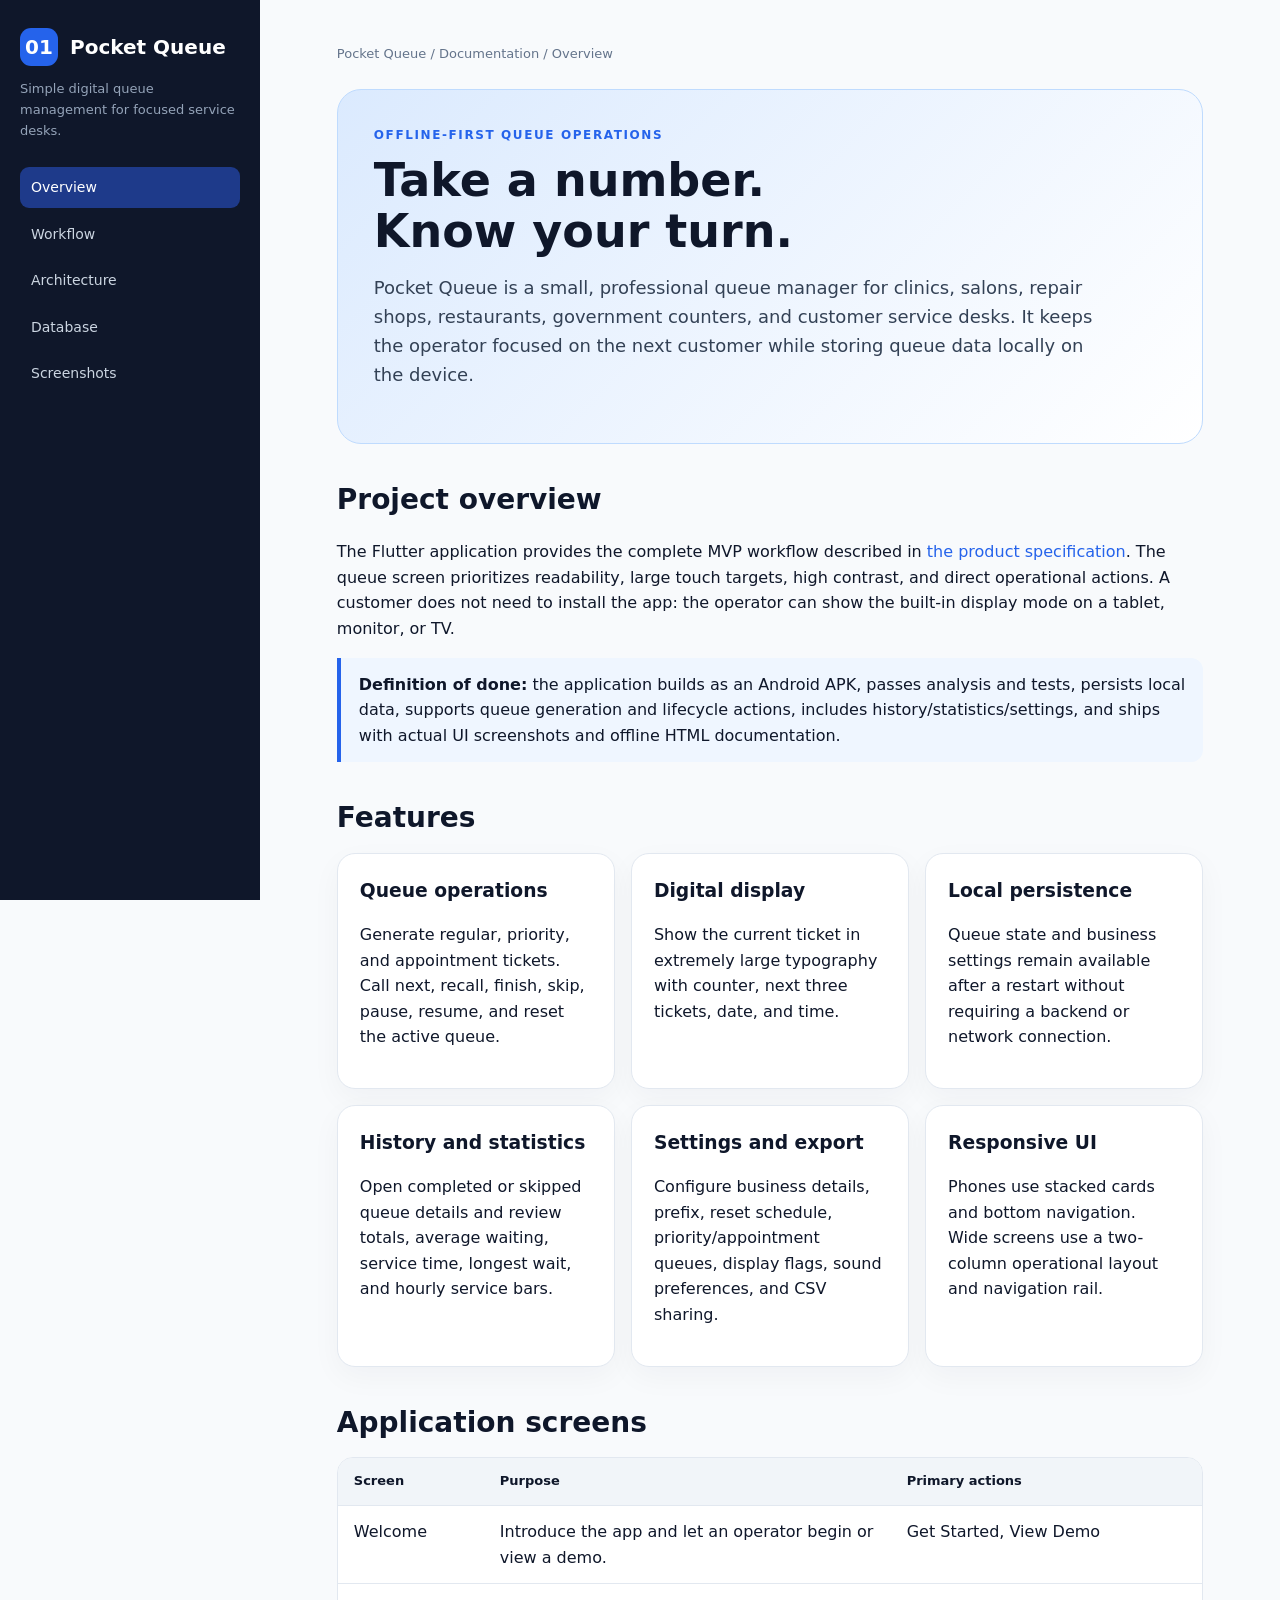
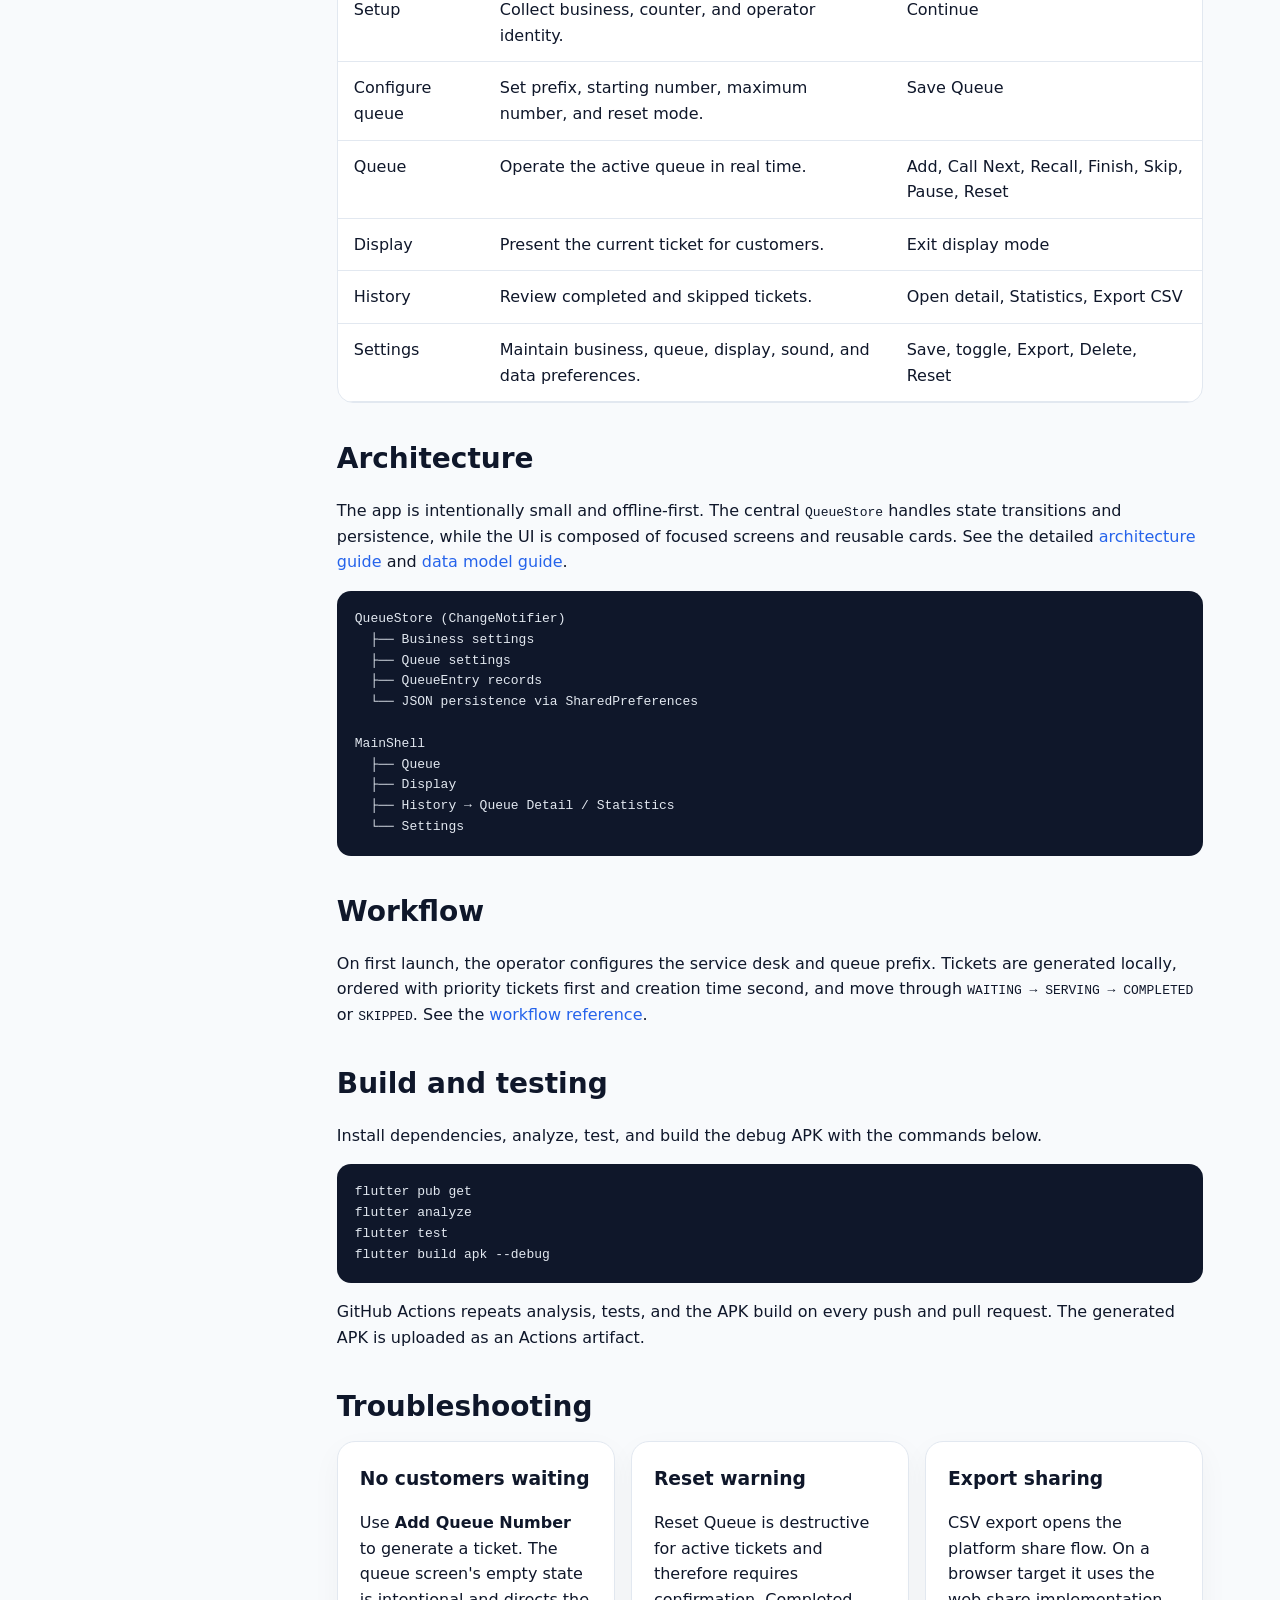
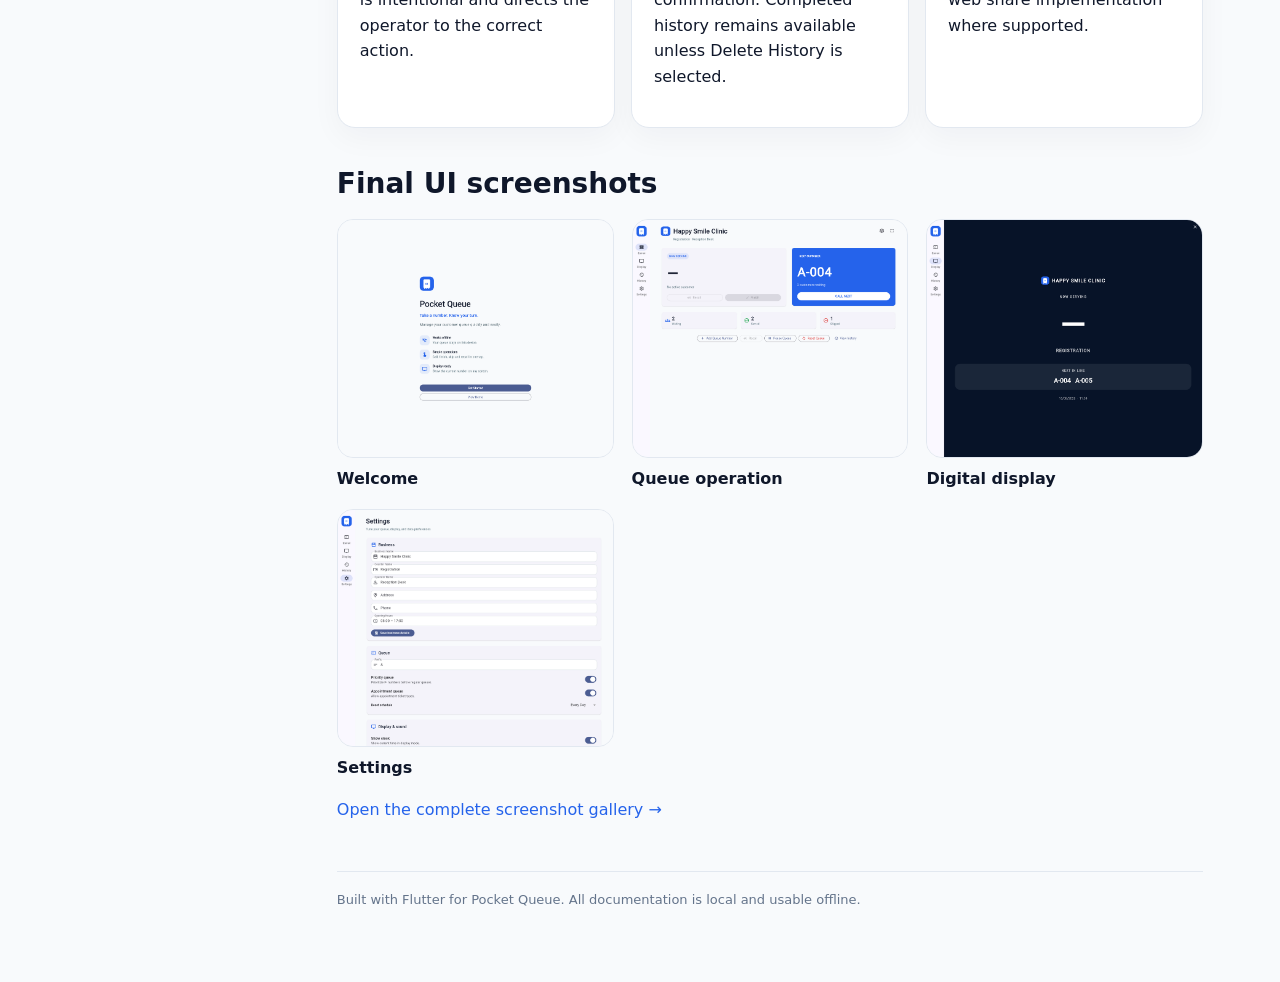
<file: docs/index.html>
<!doctype html>
<html lang="en">
<head><meta charset="utf-8"><meta name="viewport" content="width=device-width,initial-scale=1"><title>Pocket Queue Documentation</title><link rel="stylesheet" href="assets/styles.css"></head>
<body><div class="layout"><aside class="sidebar"><div class="brand"><span class="brand-mark">01</span><span>Pocket Queue</span></div><p>Simple digital queue management for focused service desks.</p><nav class="nav"><a class="active" href="index.html">Overview</a><a href="workflow.html">Workflow</a><a href="architecture.html">Architecture</a><a href="database.html">Database</a><a href="screenshots.html">Screenshots</a></nav></aside><main class="content"><div class="breadcrumb">Pocket Queue / Documentation / Overview</div><section class="hero"><div class="eyebrow">Offline-first queue operations</div><h1>Take a number.<br>Know your turn.</h1><p>Pocket Queue is a small, professional queue manager for clinics, salons, repair shops, restaurants, government counters, and customer service desks. It keeps the operator focused on the next customer while storing queue data locally on the device.</p></section><section class="section"><h2>Project overview</h2><p>The Flutter application provides the complete MVP workflow described in <a href="../pocketqueue.md">the product specification</a>. The queue screen prioritizes readability, large touch targets, high contrast, and direct operational actions. A customer does not need to install the app: the operator can show the built-in display mode on a tablet, monitor, or TV.</p><div class="callout"><strong>Definition of done:</strong> the application builds as an Android APK, passes analysis and tests, persists local data, supports queue generation and lifecycle actions, includes history/statistics/settings, and ships with actual UI screenshots and offline HTML documentation.</div></section><section class="section"><h2>Features</h2><div class="grid"><article class="card"><h3>Queue operations</h3><p>Generate regular, priority, and appointment tickets. Call next, recall, finish, skip, pause, resume, and reset the active queue.</p></article><article class="card"><h3>Digital display</h3><p>Show the current ticket in extremely large typography with counter, next three tickets, date, and time.</p></article><article class="card"><h3>Local persistence</h3><p>Queue state and business settings remain available after a restart without requiring a backend or network connection.</p></article><article class="card"><h3>History and statistics</h3><p>Open completed or skipped queue details and review totals, average waiting, service time, longest wait, and hourly service bars.</p></article><article class="card"><h3>Settings and export</h3><p>Configure business details, prefix, reset schedule, priority/appointment queues, display flags, sound preferences, and CSV sharing.</p></article><article class="card"><h3>Responsive UI</h3><p>Phones use stacked cards and bottom navigation. Wide screens use a two-column operational layout and navigation rail.</p></article></div></section><section class="section"><h2>Application screens</h2><div class="table-wrap"><table><thead><tr><th>Screen</th><th>Purpose</th><th>Primary actions</th></tr></thead><tbody><tr><td>Welcome</td><td>Introduce the app and let an operator begin or view a demo.</td><td>Get Started, View Demo</td></tr><tr><td>Setup</td><td>Collect business, counter, and operator identity.</td><td>Continue</td></tr><tr><td>Configure queue</td><td>Set prefix, starting number, maximum number, and reset mode.</td><td>Save Queue</td></tr><tr><td>Queue</td><td>Operate the active queue in real time.</td><td>Add, Call Next, Recall, Finish, Skip, Pause, Reset</td></tr><tr><td>Display</td><td>Present the current ticket for customers.</td><td>Exit display mode</td></tr><tr><td>History</td><td>Review completed and skipped tickets.</td><td>Open detail, Statistics, Export CSV</td></tr><tr><td>Settings</td><td>Maintain business, queue, display, sound, and data preferences.</td><td>Save, toggle, Export, Delete, Reset</td></tr></tbody></table></div></section><section class="section"><h2>Architecture</h2><p>The app is intentionally small and offline-first. The central <code>QueueStore</code> handles state transitions and persistence, while the UI is composed of focused screens and reusable cards. See the detailed <a href="architecture.html">architecture guide</a> and <a href="database.html">data model guide</a>.</p><pre>QueueStore (ChangeNotifier)
  ├── Business settings
  ├── Queue settings
  ├── QueueEntry records
  └── JSON persistence via SharedPreferences

MainShell
  ├── Queue
  ├── Display
  ├── History → Queue Detail / Statistics
  └── Settings</pre></section><section class="section"><h2>Workflow</h2><p>On first launch, the operator configures the service desk and queue prefix. Tickets are generated locally, ordered with priority tickets first and creation time second, and move through <code>WAITING → SERVING → COMPLETED</code> or <code>SKIPPED</code>. See the <a href="workflow.html">workflow reference</a>.</p></section><section class="section"><h2>Build and testing</h2><p>Install dependencies, analyze, test, and build the debug APK with the commands below.</p><pre>flutter pub get
flutter analyze
flutter test
flutter build apk --debug</pre><p>GitHub Actions repeats analysis, tests, and the APK build on every push and pull request. The generated APK is uploaded as an Actions artifact.</p></section><section class="section"><h2>Troubleshooting</h2><div class="grid"><article class="card"><h3>No customers waiting</h3><p>Use <strong>Add Queue Number</strong> to generate a ticket. The queue screen's empty state is intentional and directs the operator to the correct action.</p></article><article class="card"><h3>Reset warning</h3><p>Reset Queue is destructive for active tickets and therefore requires confirmation. Completed history remains available unless Delete History is selected.</p></article><article class="card"><h3>Export sharing</h3><p>CSV export opens the platform share flow. On a browser target it uses the web share implementation where supported.</p></article></div></section><section class="section"><h2>Final UI screenshots</h2><div class="gallery"><figure><img class="screenshot" src="screenshots/welcome.png" alt="Pocket Queue welcome screen"><figcaption>Welcome</figcaption></figure><figure><img class="screenshot" src="screenshots/queue.png" alt="Pocket Queue queue screen"><figcaption>Queue operation</figcaption></figure><figure><img class="screenshot" src="screenshots/display.png" alt="Pocket Queue display mode"><figcaption>Digital display</figcaption></figure><figure><img class="screenshot" src="screenshots/settings.png" alt="Pocket Queue settings screen"><figcaption>Settings</figcaption></figure></div><p><a href="screenshots.html">Open the complete screenshot gallery →</a></p></section><footer>Built with Flutter for Pocket Queue. All documentation is local and usable offline.</footer></main></div></body></html>
</file>
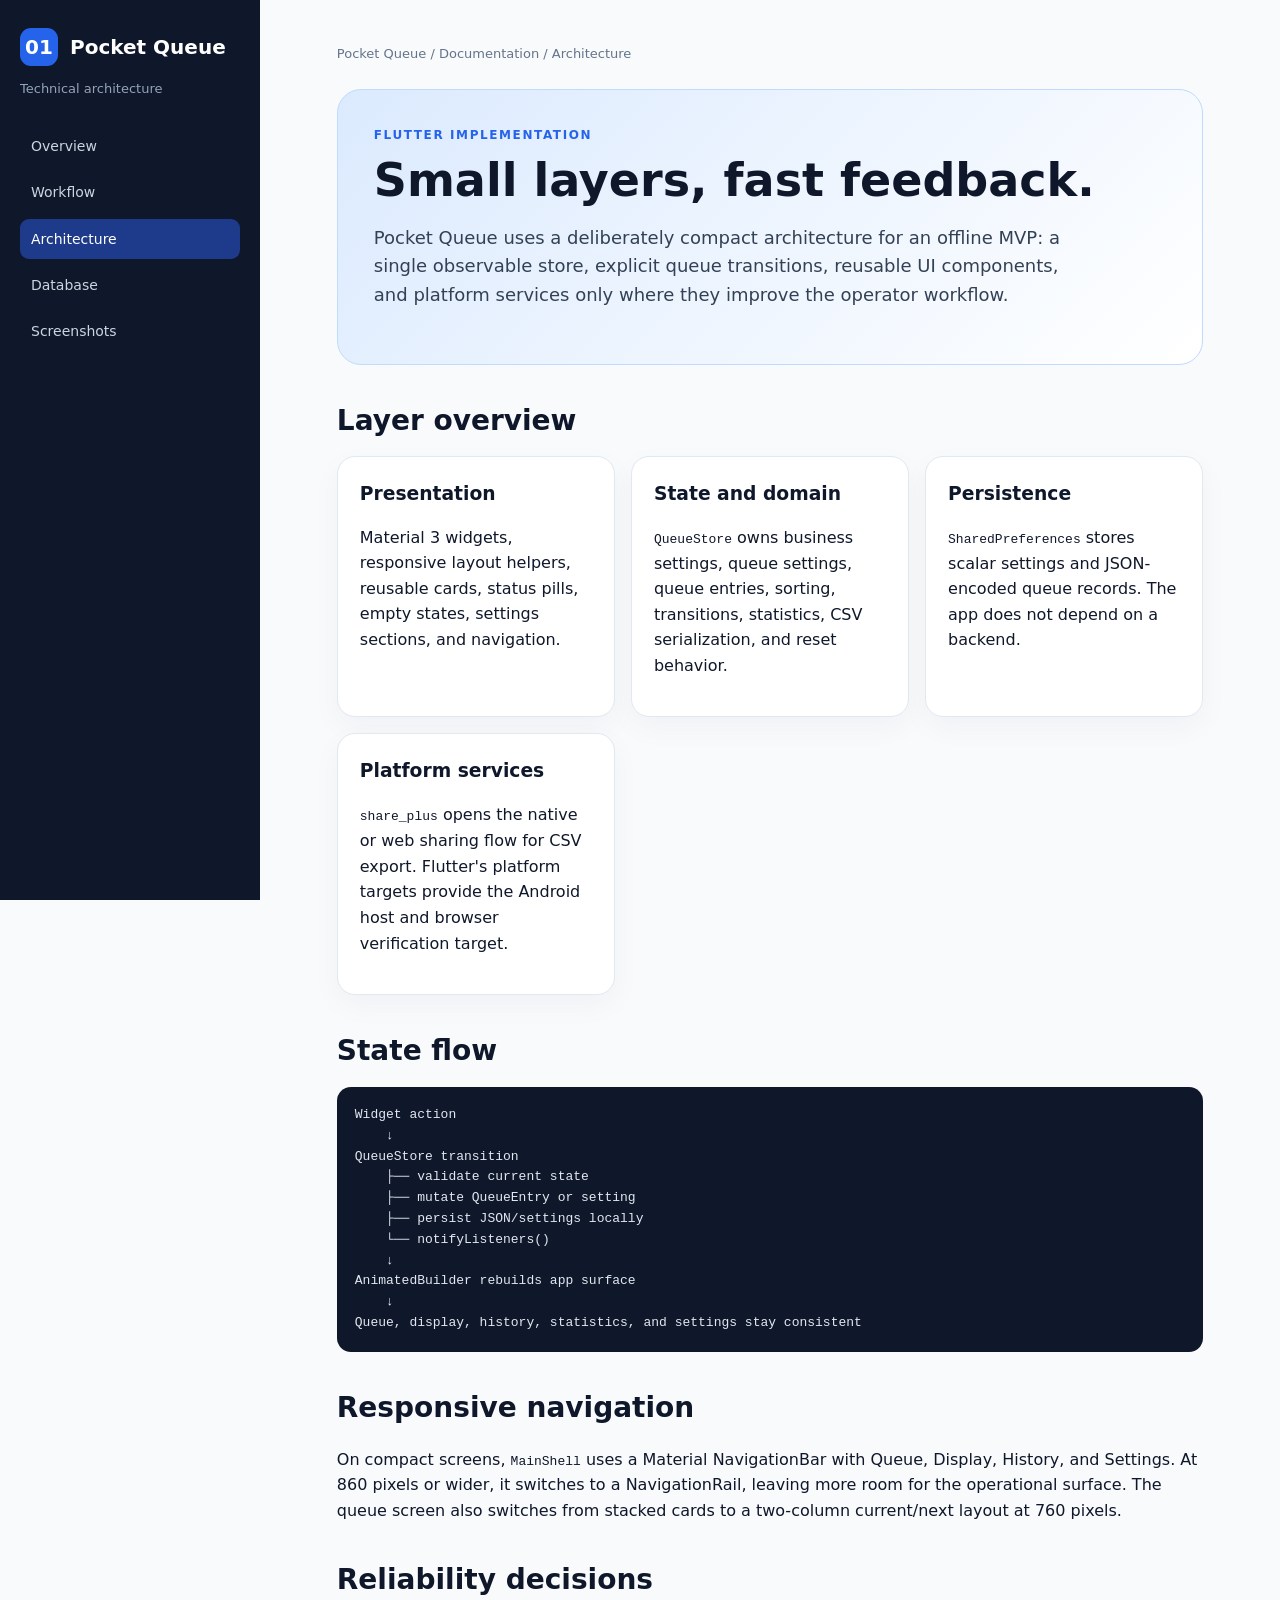
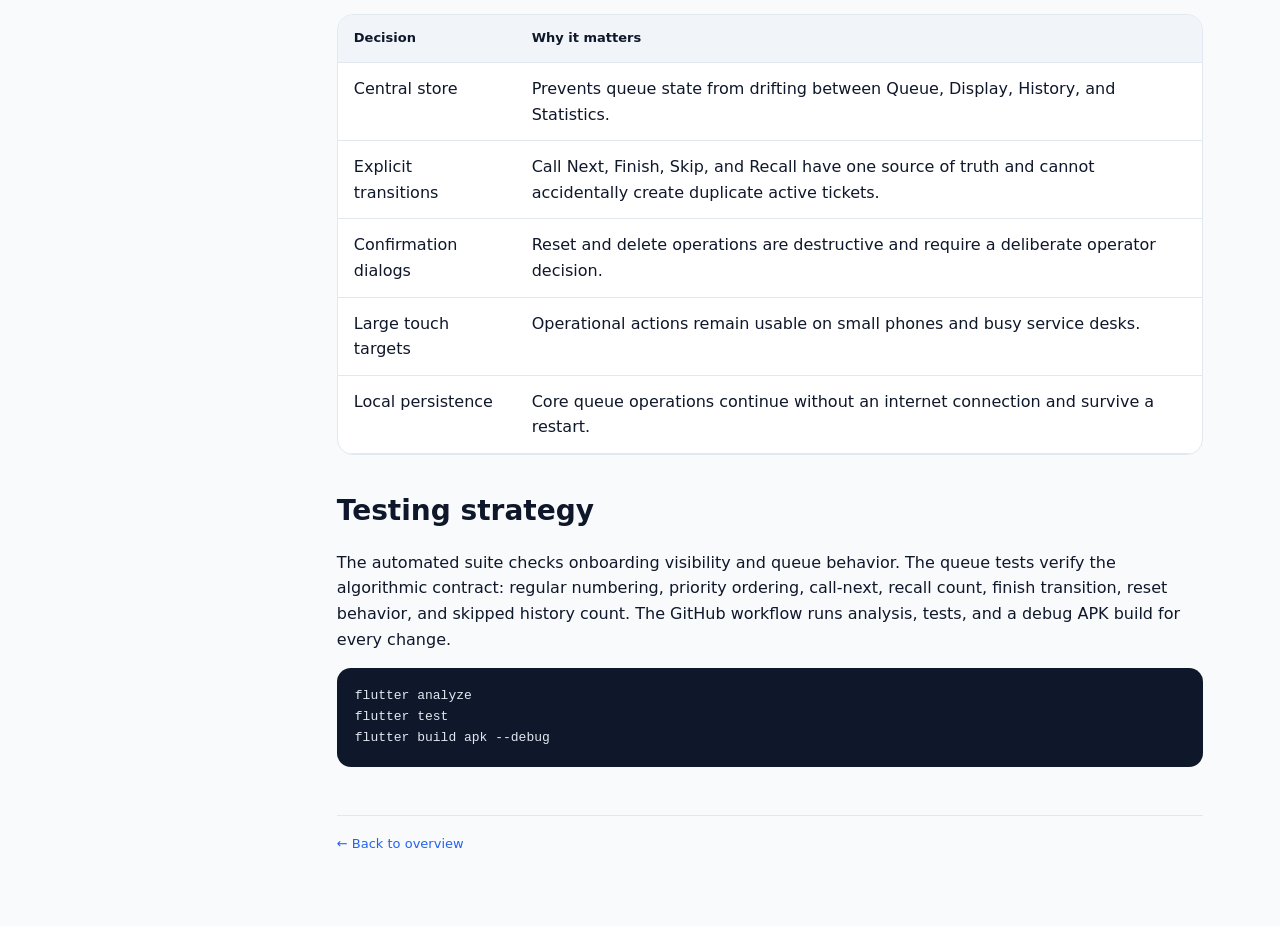
<file: docs/architecture.html>
<!doctype html><html lang="en"><head><meta charset="utf-8"><meta name="viewport" content="width=device-width,initial-scale=1"><title>Pocket Queue Architecture</title><link rel="stylesheet" href="assets/styles.css"></head><body><div class="layout"><aside class="sidebar"><div class="brand"><span class="brand-mark">01</span><span>Pocket Queue</span></div><p>Technical architecture</p><nav class="nav"><a href="index.html">Overview</a><a href="workflow.html">Workflow</a><a class="active" href="architecture.html">Architecture</a><a href="database.html">Database</a><a href="screenshots.html">Screenshots</a></nav></aside><main class="content"><div class="breadcrumb">Pocket Queue / Documentation / Architecture</div><section class="hero"><div class="eyebrow">Flutter implementation</div><h1>Small layers, fast feedback.</h1><p>Pocket Queue uses a deliberately compact architecture for an offline MVP: a single observable store, explicit queue transitions, reusable UI components, and platform services only where they improve the operator workflow.</p></section><section class="section"><h2>Layer overview</h2><div class="grid"><article class="card"><h3>Presentation</h3><p>Material 3 widgets, responsive layout helpers, reusable cards, status pills, empty states, settings sections, and navigation.</p></article><article class="card"><h3>State and domain</h3><p><code>QueueStore</code> owns business settings, queue settings, queue entries, sorting, transitions, statistics, CSV serialization, and reset behavior.</p></article><article class="card"><h3>Persistence</h3><p><code>SharedPreferences</code> stores scalar settings and JSON-encoded queue records. The app does not depend on a backend.</p></article><article class="card"><h3>Platform services</h3><p><code>share_plus</code> opens the native or web sharing flow for CSV export. Flutter's platform targets provide the Android host and browser verification target.</p></article></div></section><section class="section"><h2>State flow</h2><pre>Widget action
    ↓
QueueStore transition
    ├── validate current state
    ├── mutate QueueEntry or setting
    ├── persist JSON/settings locally
    └── notifyListeners()
    ↓
AnimatedBuilder rebuilds app surface
    ↓
Queue, display, history, statistics, and settings stay consistent</pre></section><section class="section"><h2>Responsive navigation</h2><p>On compact screens, <code>MainShell</code> uses a Material NavigationBar with Queue, Display, History, and Settings. At 860 pixels or wider, it switches to a NavigationRail, leaving more room for the operational surface. The queue screen also switches from stacked cards to a two-column current/next layout at 760 pixels.</p></section><section class="section"><h2>Reliability decisions</h2><div class="table-wrap"><table><thead><tr><th>Decision</th><th>Why it matters</th></tr></thead><tbody><tr><td>Central store</td><td>Prevents queue state from drifting between Queue, Display, History, and Statistics.</td></tr><tr><td>Explicit transitions</td><td>Call Next, Finish, Skip, and Recall have one source of truth and cannot accidentally create duplicate active tickets.</td></tr><tr><td>Confirmation dialogs</td><td>Reset and delete operations are destructive and require a deliberate operator decision.</td></tr><tr><td>Large touch targets</td><td>Operational actions remain usable on small phones and busy service desks.</td></tr><tr><td>Local persistence</td><td>Core queue operations continue without an internet connection and survive a restart.</td></tr></tbody></table></div></section><section class="section"><h2>Testing strategy</h2><p>The automated suite checks onboarding visibility and queue behavior. The queue tests verify the algorithmic contract: regular numbering, priority ordering, call-next, recall count, finish transition, reset behavior, and skipped history count. The GitHub workflow runs analysis, tests, and a debug APK build for every change.</p><pre>flutter analyze
flutter test
flutter build apk --debug</pre></section><footer><a href="index.html">← Back to overview</a></footer></main></div></body></html>
</file>
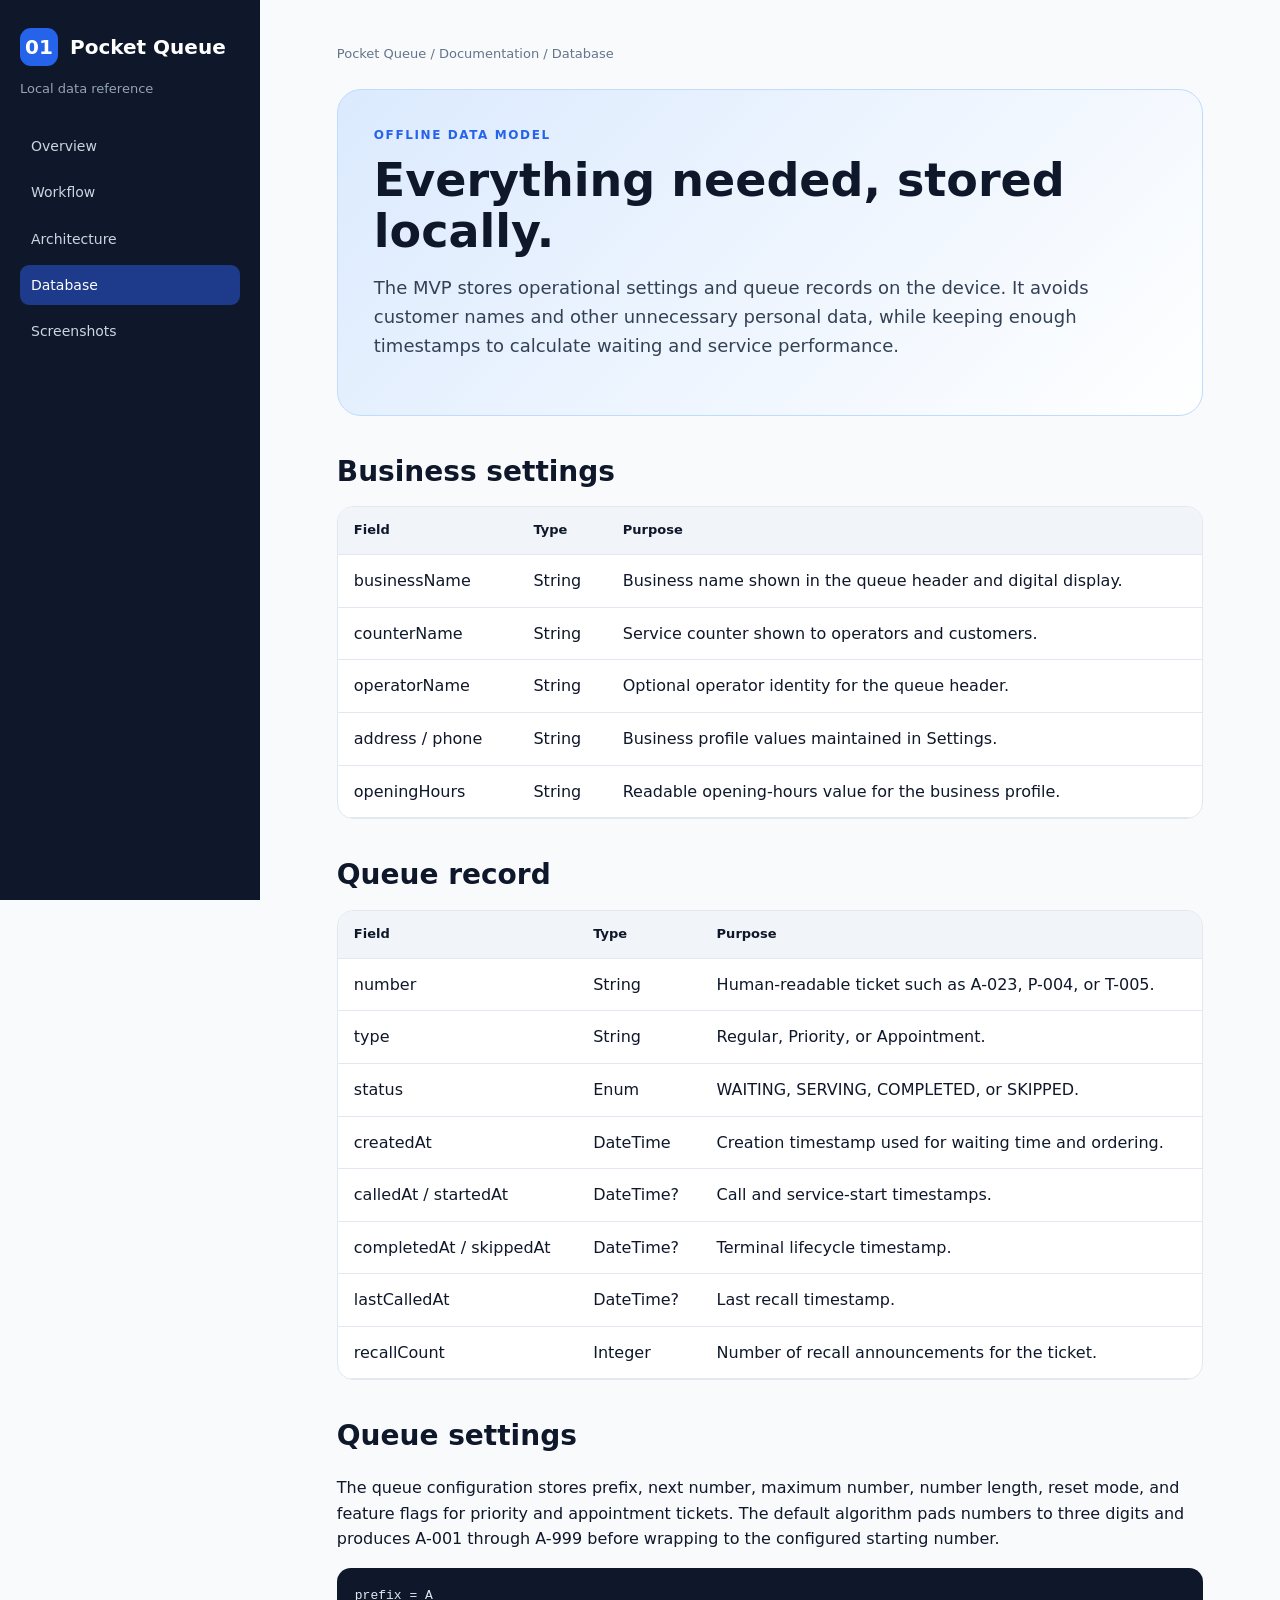
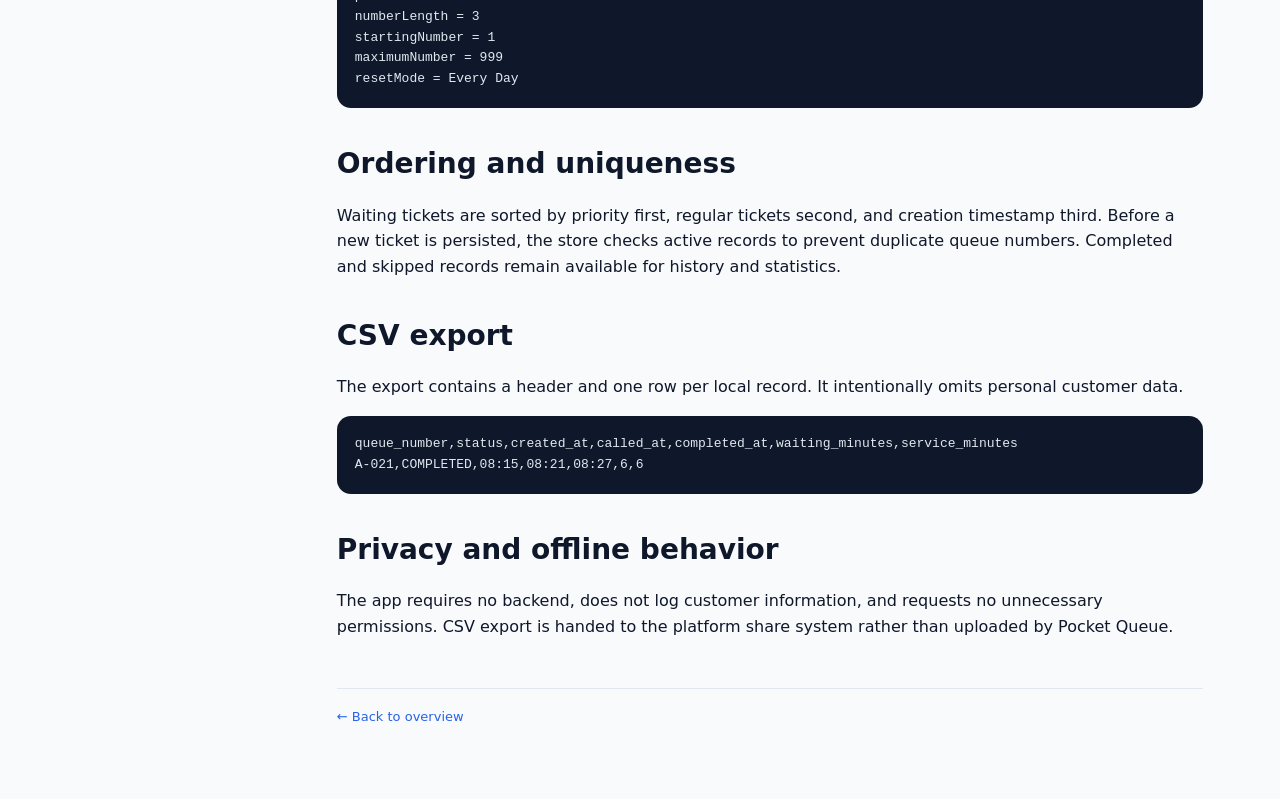
<file: docs/database.html>
<!doctype html><html lang="en"><head><meta charset="utf-8"><meta name="viewport" content="width=device-width,initial-scale=1"><title>Pocket Queue Database</title><link rel="stylesheet" href="assets/styles.css"></head><body><div class="layout"><aside class="sidebar"><div class="brand"><span class="brand-mark">01</span><span>Pocket Queue</span></div><p>Local data reference</p><nav class="nav"><a href="index.html">Overview</a><a href="workflow.html">Workflow</a><a href="architecture.html">Architecture</a><a class="active" href="database.html">Database</a><a href="screenshots.html">Screenshots</a></nav></aside><main class="content"><div class="breadcrumb">Pocket Queue / Documentation / Database</div><section class="hero"><div class="eyebrow">Offline data model</div><h1>Everything needed, stored locally.</h1><p>The MVP stores operational settings and queue records on the device. It avoids customer names and other unnecessary personal data, while keeping enough timestamps to calculate waiting and service performance.</p></section><section class="section"><h2>Business settings</h2><div class="table-wrap"><table><thead><tr><th>Field</th><th>Type</th><th>Purpose</th></tr></thead><tbody><tr><td>businessName</td><td>String</td><td>Business name shown in the queue header and digital display.</td></tr><tr><td>counterName</td><td>String</td><td>Service counter shown to operators and customers.</td></tr><tr><td>operatorName</td><td>String</td><td>Optional operator identity for the queue header.</td></tr><tr><td>address / phone</td><td>String</td><td>Business profile values maintained in Settings.</td></tr><tr><td>openingHours</td><td>String</td><td>Readable opening-hours value for the business profile.</td></tr></tbody></table></div></section><section class="section"><h2>Queue record</h2><div class="table-wrap"><table><thead><tr><th>Field</th><th>Type</th><th>Purpose</th></tr></thead><tbody><tr><td>number</td><td>String</td><td>Human-readable ticket such as A-023, P-004, or T-005.</td></tr><tr><td>type</td><td>String</td><td>Regular, Priority, or Appointment.</td></tr><tr><td>status</td><td>Enum</td><td>WAITING, SERVING, COMPLETED, or SKIPPED.</td></tr><tr><td>createdAt</td><td>DateTime</td><td>Creation timestamp used for waiting time and ordering.</td></tr><tr><td>calledAt / startedAt</td><td>DateTime?</td><td>Call and service-start timestamps.</td></tr><tr><td>completedAt / skippedAt</td><td>DateTime?</td><td>Terminal lifecycle timestamp.</td></tr><tr><td>lastCalledAt</td><td>DateTime?</td><td>Last recall timestamp.</td></tr><tr><td>recallCount</td><td>Integer</td><td>Number of recall announcements for the ticket.</td></tr></tbody></table></div></section><section class="section"><h2>Queue settings</h2><p>The queue configuration stores prefix, next number, maximum number, number length, reset mode, and feature flags for priority and appointment tickets. The default algorithm pads numbers to three digits and produces A-001 through A-999 before wrapping to the configured starting number.</p><pre>prefix = A
numberLength = 3
startingNumber = 1
maximumNumber = 999
resetMode = Every Day</pre></section><section class="section"><h2>Ordering and uniqueness</h2><p>Waiting tickets are sorted by priority first, regular tickets second, and creation timestamp third. Before a new ticket is persisted, the store checks active records to prevent duplicate queue numbers. Completed and skipped records remain available for history and statistics.</p></section><section class="section"><h2>CSV export</h2><p>The export contains a header and one row per local record. It intentionally omits personal customer data.</p><pre>queue_number,status,created_at,called_at,completed_at,waiting_minutes,service_minutes
A-021,COMPLETED,08:15,08:21,08:27,6,6</pre></section><section class="section"><h2>Privacy and offline behavior</h2><p>The app requires no backend, does not log customer information, and requests no unnecessary permissions. CSV export is handed to the platform share system rather than uploaded by Pocket Queue.</p></section><footer><a href="index.html">← Back to overview</a></footer></main></div></body></html>
</file>
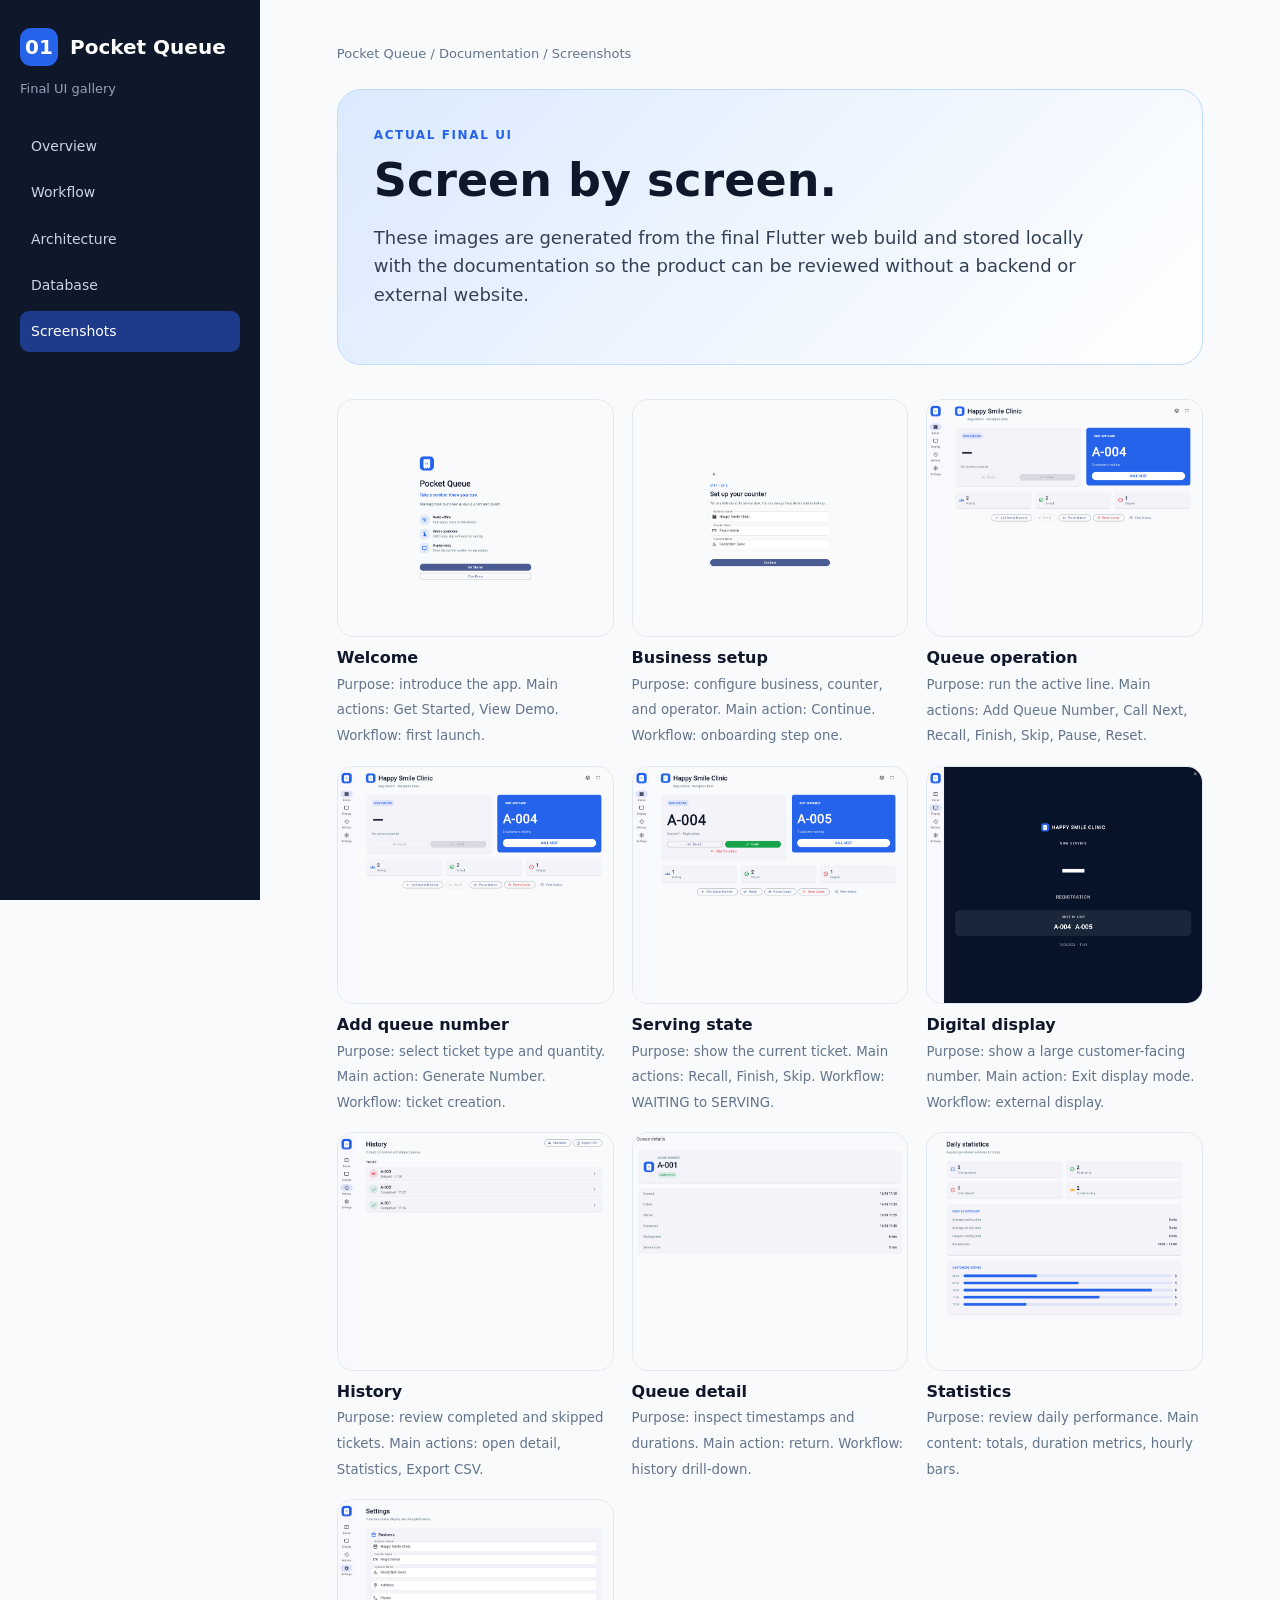
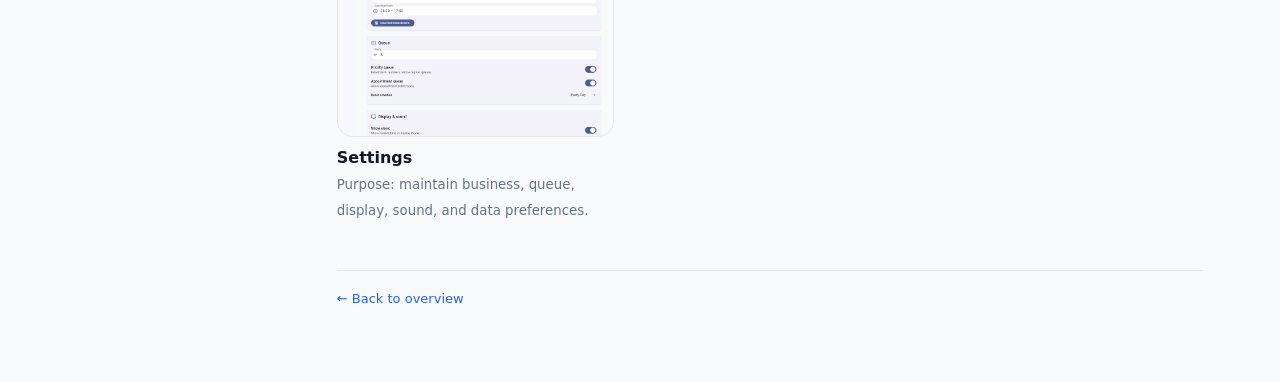
<file: docs/screenshots.html>
<!doctype html><html lang="en"><head><meta charset="utf-8"><meta name="viewport" content="width=device-width,initial-scale=1"><title>Pocket Queue Screenshots</title><link rel="stylesheet" href="assets/styles.css"></head><body><div class="layout"><aside class="sidebar"><div class="brand"><span class="brand-mark">01</span><span>Pocket Queue</span></div><p>Final UI gallery</p><nav class="nav"><a href="index.html">Overview</a><a href="workflow.html">Workflow</a><a href="architecture.html">Architecture</a><a href="database.html">Database</a><a class="active" href="screenshots.html">Screenshots</a></nav></aside><main class="content"><div class="breadcrumb">Pocket Queue / Documentation / Screenshots</div><section class="hero"><div class="eyebrow">Actual final UI</div><h1>Screen by screen.</h1><p>These images are generated from the final Flutter web build and stored locally with the documentation so the product can be reviewed without a backend or external website.</p></section><section class="section"><div class="gallery"><figure><img class="screenshot" src="screenshots/welcome.png" alt="Pocket Queue welcome screen"><figcaption>Welcome</figcaption><small>Purpose: introduce the app. Main actions: Get Started, View Demo. Workflow: first launch.</small></figure><figure><img class="screenshot" src="screenshots/setup.png" alt="Pocket Queue setup screen"><figcaption>Business setup</figcaption><small>Purpose: configure business, counter, and operator. Main action: Continue. Workflow: onboarding step one.</small></figure><figure><img class="screenshot" src="screenshots/queue.png" alt="Pocket Queue queue screen"><figcaption>Queue operation</figcaption><small>Purpose: run the active line. Main actions: Add Queue Number, Call Next, Recall, Finish, Skip, Pause, Reset.</small></figure><figure><img class="screenshot" src="screenshots/queue_add.png" alt="Pocket Queue add queue bottom sheet"><figcaption>Add queue number</figcaption><small>Purpose: select ticket type and quantity. Main action: Generate Number. Workflow: ticket creation.</small></figure><figure><img class="screenshot" src="screenshots/queue_serving.png" alt="Pocket Queue serving state"><figcaption>Serving state</figcaption><small>Purpose: show the current ticket. Main actions: Recall, Finish, Skip. Workflow: WAITING to SERVING.</small></figure><figure><img class="screenshot" src="screenshots/display.png" alt="Pocket Queue digital display"><figcaption>Digital display</figcaption><small>Purpose: show a large customer-facing number. Main action: Exit display mode. Workflow: external display.</small></figure><figure><img class="screenshot" src="screenshots/history.png" alt="Pocket Queue history screen"><figcaption>History</figcaption><small>Purpose: review completed and skipped tickets. Main actions: open detail, Statistics, Export CSV.</small></figure><figure><img class="screenshot" src="screenshots/queue_detail.png" alt="Pocket Queue queue detail screen"><figcaption>Queue detail</figcaption><small>Purpose: inspect timestamps and durations. Main action: return. Workflow: history drill-down.</small></figure><figure><img class="screenshot" src="screenshots/statistics.png" alt="Pocket Queue statistics screen"><figcaption>Statistics</figcaption><small>Purpose: review daily performance. Main content: totals, duration metrics, hourly bars.</small></figure><figure><img class="screenshot" src="screenshots/settings.png" alt="Pocket Queue settings screen"><figcaption>Settings</figcaption><small>Purpose: maintain business, queue, display, sound, and data preferences.</small></figure></div></section><footer><a href="index.html">← Back to overview</a></footer></main></div></body></html>
</file>
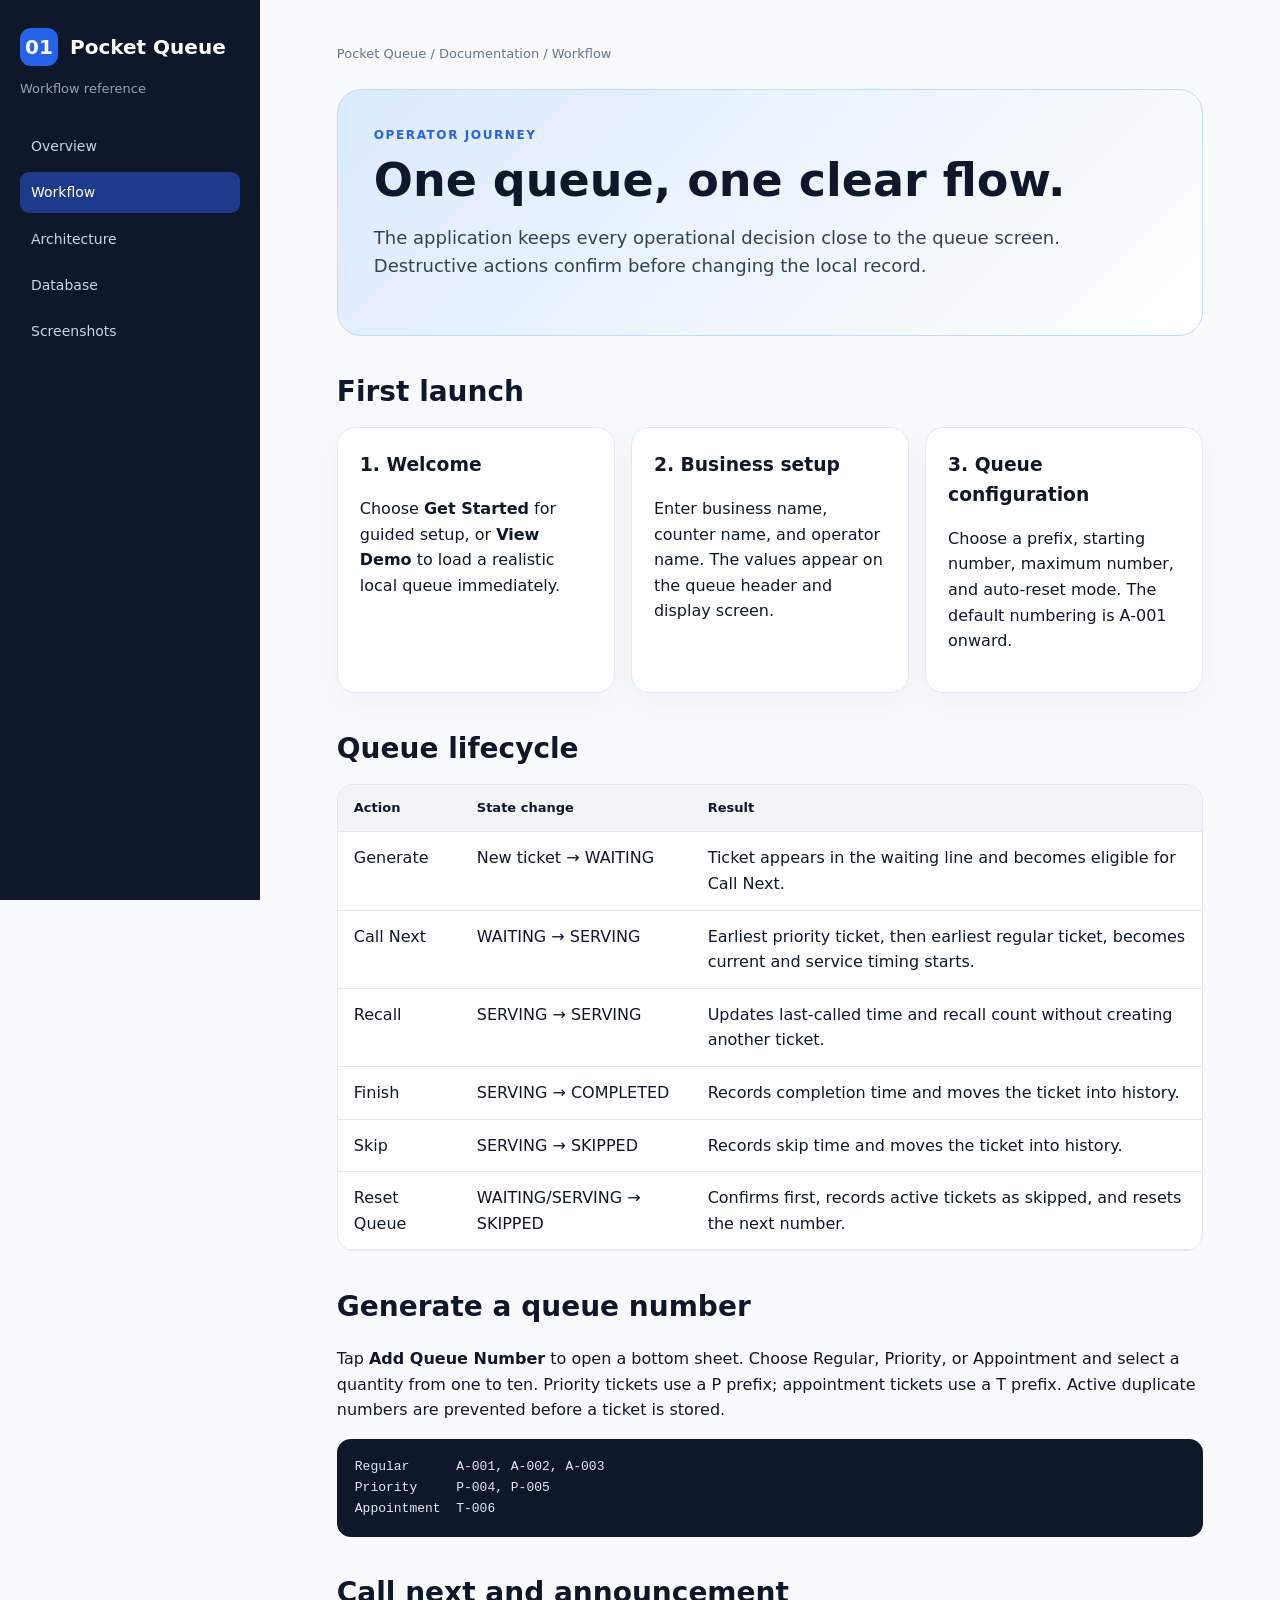
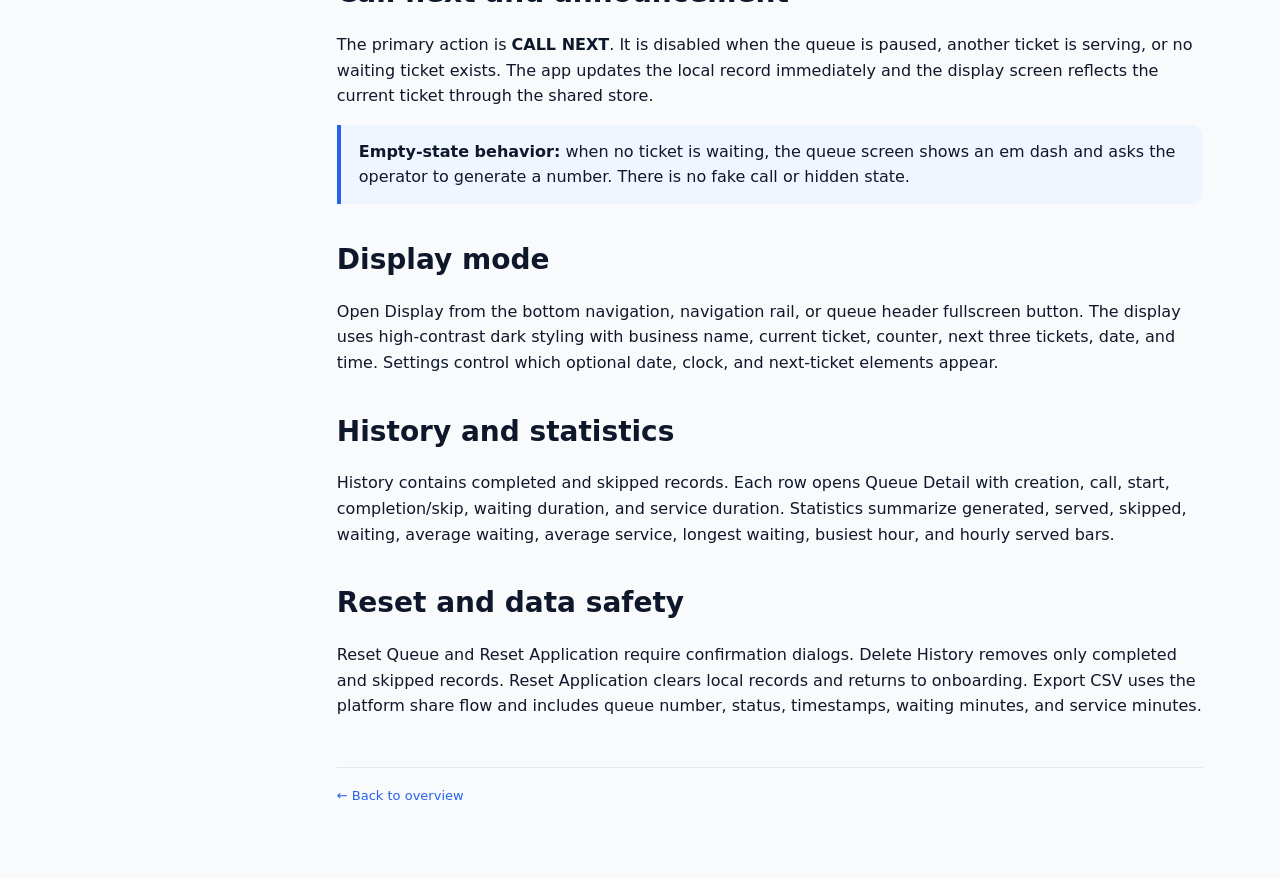
<file: docs/workflow.html>
<!doctype html><html lang="en"><head><meta charset="utf-8"><meta name="viewport" content="width=device-width,initial-scale=1"><title>Pocket Queue Workflow</title><link rel="stylesheet" href="assets/styles.css"></head><body><div class="layout"><aside class="sidebar"><div class="brand"><span class="brand-mark">01</span><span>Pocket Queue</span></div><p>Workflow reference</p><nav class="nav"><a href="index.html">Overview</a><a class="active" href="workflow.html">Workflow</a><a href="architecture.html">Architecture</a><a href="database.html">Database</a><a href="screenshots.html">Screenshots</a></nav></aside><main class="content"><div class="breadcrumb">Pocket Queue / Documentation / Workflow</div><section class="hero"><div class="eyebrow">Operator journey</div><h1>One queue, one clear flow.</h1><p>The application keeps every operational decision close to the queue screen. Destructive actions confirm before changing the local record.</p></section><section class="section"><h2>First launch</h2><div class="grid"><article class="card"><h3>1. Welcome</h3><p>Choose <strong>Get Started</strong> for guided setup, or <strong>View Demo</strong> to load a realistic local queue immediately.</p></article><article class="card"><h3>2. Business setup</h3><p>Enter business name, counter name, and operator name. The values appear on the queue header and display screen.</p></article><article class="card"><h3>3. Queue configuration</h3><p>Choose a prefix, starting number, maximum number, and auto-reset mode. The default numbering is A-001 onward.</p></article></div></section><section class="section"><h2>Queue lifecycle</h2><div class="table-wrap"><table><thead><tr><th>Action</th><th>State change</th><th>Result</th></tr></thead><tbody><tr><td>Generate</td><td>New ticket → WAITING</td><td>Ticket appears in the waiting line and becomes eligible for Call Next.</td></tr><tr><td>Call Next</td><td>WAITING → SERVING</td><td>Earliest priority ticket, then earliest regular ticket, becomes current and service timing starts.</td></tr><tr><td>Recall</td><td>SERVING → SERVING</td><td>Updates last-called time and recall count without creating another ticket.</td></tr><tr><td>Finish</td><td>SERVING → COMPLETED</td><td>Records completion time and moves the ticket into history.</td></tr><tr><td>Skip</td><td>SERVING → SKIPPED</td><td>Records skip time and moves the ticket into history.</td></tr><tr><td>Reset Queue</td><td>WAITING/SERVING → SKIPPED</td><td>Confirms first, records active tickets as skipped, and resets the next number.</td></tr></tbody></table></div></section><section class="section"><h2>Generate a queue number</h2><p>Tap <strong>Add Queue Number</strong> to open a bottom sheet. Choose Regular, Priority, or Appointment and select a quantity from one to ten. Priority tickets use a P prefix; appointment tickets use a T prefix. Active duplicate numbers are prevented before a ticket is stored.</p><pre>Regular      A-001, A-002, A-003
Priority     P-004, P-005
Appointment  T-006</pre></section><section class="section"><h2>Call next and announcement</h2><p>The primary action is <strong>CALL NEXT</strong>. It is disabled when the queue is paused, another ticket is serving, or no waiting ticket exists. The app updates the local record immediately and the display screen reflects the current ticket through the shared store.</p><div class="callout"><strong>Empty-state behavior:</strong> when no ticket is waiting, the queue screen shows an em dash and asks the operator to generate a number. There is no fake call or hidden state.</div></section><section class="section"><h2>Display mode</h2><p>Open Display from the bottom navigation, navigation rail, or queue header fullscreen button. The display uses high-contrast dark styling with business name, current ticket, counter, next three tickets, date, and time. Settings control which optional date, clock, and next-ticket elements appear.</p></section><section class="section"><h2>History and statistics</h2><p>History contains completed and skipped records. Each row opens Queue Detail with creation, call, start, completion/skip, waiting duration, and service duration. Statistics summarize generated, served, skipped, waiting, average waiting, average service, longest waiting, busiest hour, and hourly served bars.</p></section><section class="section"><h2>Reset and data safety</h2><p>Reset Queue and Reset Application require confirmation dialogs. Delete History removes only completed and skipped records. Reset Application clears local records and returns to onboarding. Export CSV uses the platform share flow and includes queue number, status, timestamps, waiting minutes, and service minutes.</p></section><footer><a href="index.html">← Back to overview</a></footer></main></div></body></html>
</file>
<file: docs/assets/styles.css>
:root{--blue:#2563eb;--ink:#0f172a;--muted:#64748b;--paper:#f8fafc;--line:#e2e8f0;--green:#16a34a;--red:#dc2626}*{box-sizing:border-box}body{margin:0;background:var(--paper);color:var(--ink);font-family:Inter,ui-sans-serif,system-ui,-apple-system,BlinkMacSystemFont,"Segoe UI",sans-serif;line-height:1.6}a{color:var(--blue);text-decoration:none}a:hover{text-decoration:underline}.layout{display:grid;grid-template-columns:260px minmax(0,1fr);min-height:100vh}.sidebar{position:sticky;top:0;height:100vh;padding:28px 20px;background:#0f172a;color:#e2e8f0}.brand{display:flex;gap:12px;align-items:center;color:#fff;font-weight:800;font-size:20px}.brand-mark{width:38px;height:38px;border-radius:11px;background:#2563eb;display:grid;place-items:center;color:#fff;font-weight:900}.sidebar p{color:#94a3b8;font-size:13px}.nav{display:grid;gap:6px;margin-top:26px}.nav a{padding:9px 11px;border-radius:9px;color:#cbd5e1;font-size:14px}.nav a:hover,.nav a.active{background:#1e3a8a;color:#fff;text-decoration:none}.content{width:100%;max-width:1180px;padding:44px 6vw 72px}.breadcrumb{font-size:13px;color:var(--muted);margin-bottom:24px}.hero{padding:36px;border-radius:24px;background:linear-gradient(135deg,#dbeafe,#fff);border:1px solid #bfdbfe}.eyebrow{text-transform:uppercase;letter-spacing:1.6px;color:var(--blue);font-size:12px;font-weight:800}.hero h1{font-size:46px;line-height:1.1;margin:10px 0}.hero p{max-width:720px;color:#334155;font-size:18px}.grid{display:grid;grid-template-columns:repeat(auto-fit,minmax(230px,1fr));gap:16px}.card{padding:22px;background:#fff;border:1px solid var(--line);border-radius:18px;box-shadow:0 10px 30px rgba(15,23,42,.04)}.card h3{margin-top:0}.section{margin-top:34px}.section h2{font-size:28px;margin-bottom:12px}.section h3{margin-bottom:4px}.callout{border-left:4px solid var(--blue);background:#eff6ff;padding:14px 18px;border-radius:0 12px 12px 0}.check{color:var(--green);font-weight:800}.warning{color:#a16207}.table-wrap{overflow:auto;background:#fff;border:1px solid var(--line);border-radius:16px}table{width:100%;border-collapse:collapse;min-width:640px}th,td{text-align:left;padding:13px 16px;border-bottom:1px solid var(--line);vertical-align:top}th{background:#f1f5f9;font-size:13px}pre{overflow:auto;background:#0f172a;color:#e2e8f0;border-radius:14px;padding:18px;font-size:13px}figure{margin:0}.screenshot{width:100%;display:block;background:#e2e8f0;border:1px solid var(--line);border-radius:16px}.gallery{display:grid;grid-template-columns:repeat(auto-fit,minmax(250px,1fr));gap:18px}.gallery figcaption{font-weight:800;padding-top:8px}.gallery small{color:var(--muted)}footer{border-top:1px solid var(--line);margin-top:48px;padding-top:18px;color:var(--muted);font-size:13px}@media(max-width:800px){.layout{display:block}.sidebar{position:static;height:auto;padding:18px}.nav{display:flex;flex-wrap:wrap;margin-top:14px}.content{padding:28px 18px 52px}.hero{padding:24px}.hero h1{font-size:36px}.sidebar p{display:none}}
</file>
